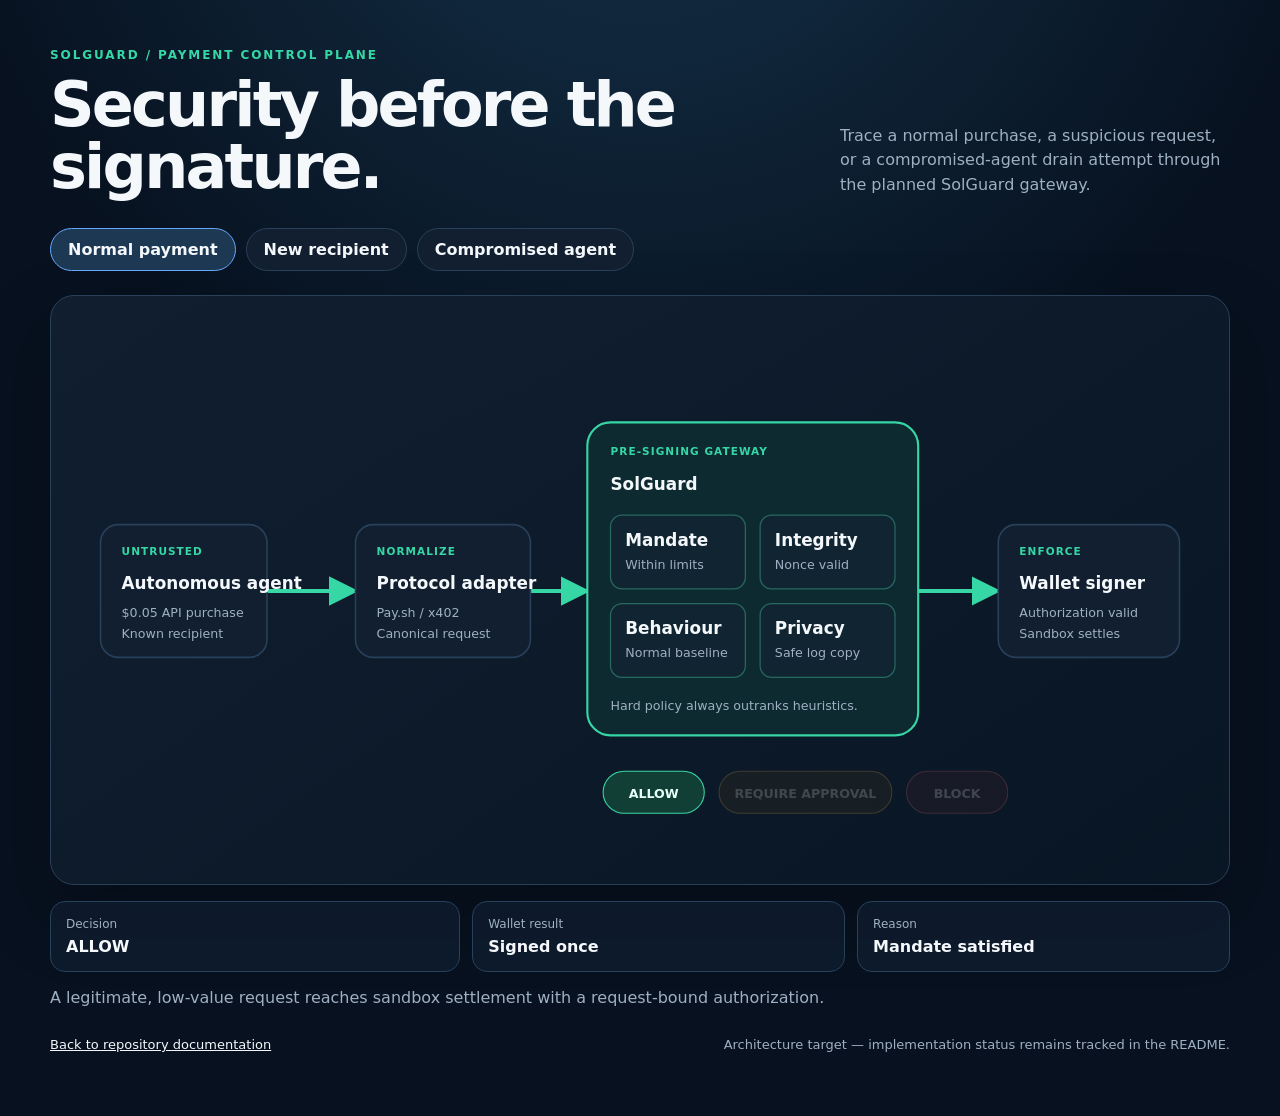
<file: docs/architecture.html>
<!doctype html>
<html lang="en">
<head>
  <meta charset="utf-8">
  <meta name="viewport" content="width=device-width,initial-scale=1">
  <meta name="description" content="Interactive SolGuard pre-signing payment security architecture">
  <title>SolGuard — Interactive Architecture</title>
  <style>
    :root{color-scheme:dark;--bg:#07111f;--panel:#0d1a2b;--node:#111f31;--border:#29405a;--text:#f4f8fb;--muted:#9fb0c2;--green:#36d6a5;--amber:#efb647;--red:#f26b78;--blue:#66a8ff}
    *{box-sizing:border-box}body{margin:0;background:radial-gradient(circle at 50% -20%,#15334b 0,var(--bg) 48%);color:var(--text);font-family:Inter,ui-sans-serif,system-ui,-apple-system,BlinkMacSystemFont,"Segoe UI",sans-serif;min-height:100vh}.shell{width:min(1180px,calc(100% - 32px));margin:auto;padding:48px 0 64px}.eyebrow{color:var(--green);font-size:12px;letter-spacing:.16em;font-weight:700}.top{display:flex;gap:28px;justify-content:space-between;align-items:end;margin:12px 0 30px}.top h1{font-size:clamp(34px,5vw,62px);line-height:1;margin:0;letter-spacing:-.045em;max-width:720px}.top p{color:var(--muted);max-width:390px;margin:0;line-height:1.55}.controls{display:flex;gap:10px;flex-wrap:wrap;margin:0 0 24px}.controls button{appearance:none;border:1px solid var(--border);border-radius:999px;background:var(--node);color:var(--text);font:inherit;font-weight:650;padding:11px 17px;cursor:pointer}.controls button:hover,.controls button:focus-visible{border-color:var(--blue);outline:none}.controls button[aria-pressed="true"]{background:#1d3852;border-color:var(--blue)}.controls .attack[aria-pressed="true"]{background:#4a222b;border-color:var(--red)}.stage{background:linear-gradient(145deg,rgba(17,31,49,.96),rgba(9,22,36,.96));border:1px solid var(--border);border-radius:24px;padding:20px;box-shadow:0 30px 70px rgba(0,0,0,.25)}svg{display:block;width:100%;height:auto;min-height:470px}.node{fill:var(--node);stroke:var(--border);stroke-width:1.5}.node-title{fill:var(--text);font-size:16px;font-weight:700}.node-copy{fill:var(--muted);font-size:12px}.node-tag{fill:var(--green);font-size:10px;font-weight:700;letter-spacing:1px}.edge{fill:none;stroke:#536d87;stroke-width:2.5;stroke-linecap:round}.edge.active{stroke:var(--green);stroke-width:4;animation:pulse 1.15s ease-in-out infinite alternate}.edge.danger{stroke:var(--red);stroke-width:4;animation:pulse .6s ease-in-out infinite alternate}.guard{fill:#0d2a31;stroke:var(--green);stroke-width:2}.module{fill:#102531;stroke:#27685f;stroke-width:1.2}.decision{opacity:.22;transition:opacity .25s}.decision.active{opacity:1}.status{display:grid;grid-template-columns:1.1fr 1fr 1fr;gap:12px;margin-top:16px}.metric{border:1px solid var(--border);background:rgba(17,31,49,.7);border-radius:15px;padding:15px}.metric span{display:block;color:var(--muted);font-size:12px;margin-bottom:6px}.metric strong{font-size:16px}.detail{margin-top:16px;color:var(--muted);min-height:25px}.detail code{color:var(--text)}.foot{display:flex;justify-content:space-between;gap:20px;margin-top:24px;color:var(--muted);font-size:13px}.foot a{color:var(--text)}@keyframes pulse{to{filter:drop-shadow(0 0 6px currentColor)}}@media(prefers-reduced-motion:reduce){.edge.active,.edge.danger{animation:none}}@media(max-width:720px){.shell{padding-top:28px}.top{display:block}.top p{margin-top:18px}.stage{padding:8px;border-radius:16px;overflow-x:auto}.stage svg{width:900px}.status{grid-template-columns:1fr}.foot{display:block}.foot span{display:block;margin-top:8px}}
    @media(max-width:720px){body{overflow-x:hidden}.shell{width:calc(100% - 32px);overflow:hidden}.top h1{font-size:30px;max-width:100%;overflow-wrap:anywhere}.top p,.detail,.foot{max-width:100%;overflow-wrap:anywhere}.stage{overflow:hidden;min-width:0}.stage svg{display:block;width:100%;max-width:100%;min-width:0;min-height:0}}
  </style>
</head>
<body>
  <main class="shell">
    <div class="eyebrow">SOLGUARD / PAYMENT CONTROL PLANE</div>
    <header class="top">
      <h1>Security before the signature.</h1>
      <p>Trace a normal purchase, a suspicious request, or a compromised-agent drain attempt through the planned SolGuard gateway.</p>
    </header>
    <nav class="controls" aria-label="Architecture scenarios">
      <button type="button" data-scenario="normal" aria-pressed="true">Normal payment</button>
      <button type="button" data-scenario="review" aria-pressed="false">New recipient</button>
      <button type="button" class="attack" data-scenario="attack" aria-pressed="false">Compromised agent</button>
    </nav>
    <section class="stage" aria-label="SolGuard transaction flow">
      <svg viewBox="0 0 1080 520" role="img" aria-labelledby="diagramTitle diagramDesc">
        <title id="diagramTitle">SolGuard pre-signing architecture</title>
        <desc id="diagramDesc">A selectable payment request flows from an autonomous agent through a protocol adapter and four SolGuard controls before reaching, pausing, or being blocked ahead of the wallet signer.</desc>
        <defs>
          <marker id="a" viewBox="0 0 10 10" refX="9" refY="5" markerWidth="7" markerHeight="7" orient="auto"><path d="M0 0 10 5 0 10z" fill="context-stroke"/></marker>
        </defs>
        <path id="e1" class="edge active" marker-end="url(#a)" d="M186 261H270"/>
        <path id="e2" class="edge active" marker-end="url(#a)" d="M436 261H490"/>
        <path id="e3" class="edge active" marker-end="url(#a)" d="M804 261H880"/>
        <path id="blockPath" class="edge" marker-end="url(#a)" d="M650 398V467H790" opacity="0"/>
        <g transform="translate(28 198)"><rect class="node" width="158" height="126" rx="17"/><text class="node-tag" x="20" y="29">UNTRUSTED</text><text class="node-title" x="20" y="61">Autonomous agent</text><text id="agentRequest" class="node-copy" x="20" y="88">$0.05 API purchase</text><text id="agentRecipient" class="node-copy" x="20" y="108">Known recipient</text></g>
        <g transform="translate(270 198)"><rect class="node" width="166" height="126" rx="17"/><text class="node-tag" x="20" y="29">NORMALIZE</text><text class="node-title" x="20" y="61">Protocol adapter</text><text class="node-copy" x="20" y="88">Pay.sh / x402</text><text class="node-copy" x="20" y="108">Canonical request</text></g>
        <g transform="translate(490 101)"><rect class="guard" width="314" height="297" rx="22"/><text class="node-tag" x="22" y="31">PRE-SIGNING GATEWAY</text><text class="node-title" x="22" y="64">SolGuard</text><g transform="translate(22 88)"><rect class="module" width="128" height="70" rx="11"/><text class="node-title" x="14" y="29">Mandate</text><text id="mandateState" class="node-copy" x="14" y="51">Within limits</text><rect class="module" x="142" width="128" height="70" rx="11"/><text class="node-title" x="156" y="29">Integrity</text><text id="integrityState" class="node-copy" x="156" y="51">Nonce valid</text><rect class="module" y="84" width="128" height="70" rx="11"/><text class="node-title" x="14" y="113">Behaviour</text><text id="behaviourState" class="node-copy" x="14" y="135">Normal baseline</text><rect class="module" x="142" y="84" width="128" height="70" rx="11"/><text class="node-title" x="156" y="113">Privacy</text><text class="node-copy" x="156" y="135">Safe log copy</text></g><text class="node-copy" x="22" y="273">Hard policy always outranks heuristics.</text></g>
        <g transform="translate(880 198)"><rect class="node" width="172" height="126" rx="17"/><text class="node-tag" x="20" y="29">ENFORCE</text><text class="node-title" x="20" y="61">Wallet signer</text><text id="walletState" class="node-copy" x="20" y="88">Authorization valid</text><text id="settleState" class="node-copy" x="20" y="108">Sandbox settles</text></g>
        <g id="allow" class="decision active" transform="translate(505 432)"><rect width="96" height="40" rx="20" fill="#123f35" stroke="#36d6a5"/><text x="48" y="25" text-anchor="middle" fill="#e5fff7" font-size="12" font-weight="700">ALLOW</text></g>
        <g id="approval" class="decision" transform="translate(615 432)"><rect width="164" height="40" rx="20" fill="#44371d" stroke="#efb647"/><text x="82" y="25" text-anchor="middle" fill="#fff2ce" font-size="12" font-weight="700">REQUIRE APPROVAL</text></g>
        <g id="block" class="decision" transform="translate(793 432)"><rect width="96" height="40" rx="20" fill="#482129" stroke="#f26b78"/><text x="48" y="25" text-anchor="middle" fill="#ffe4e8" font-size="12" font-weight="700">BLOCK</text></g>
      </svg>
    </section>
    <section class="status" aria-live="polite">
      <div class="metric"><span>Decision</span><strong id="decisionText">ALLOW</strong></div>
      <div class="metric"><span>Wallet result</span><strong id="walletResult">Signed once</strong></div>
      <div class="metric"><span>Reason</span><strong id="reasonText">Mandate satisfied</strong></div>
    </section>
    <p class="detail" id="detail">A legitimate, low-value request reaches sandbox settlement with a request-bound authorization.</p>
    <footer class="foot"><a href="../README.md">Back to repository documentation</a><span>Architecture target — implementation status remains tracked in the README.</span></footer>
  </main>
  <script>
    const scenarios={
      normal:{request:'$0.05 API purchase',recipient:'Known recipient',mandate:'Within limits',integrity:'Nonce valid',behaviour:'Normal baseline',wallet:'Authorization valid',settle:'Sandbox settles',decision:'ALLOW',walletResult:'Signed once',reason:'Mandate satisfied',detail:'A legitimate, low-value request reaches sandbox settlement with a request-bound authorization.',edge:'active'},
      review:{request:'$0.05 API purchase',recipient:'First-seen recipient',mandate:'Recipient permitted',integrity:'Nonce valid',behaviour:'Recipient is new',wallet:'Awaiting approval',settle:'No settlement yet',decision:'REQUIRE_APPROVAL',walletResult:'Paused',reason:'Recipient first seen',detail:'The request is plausible but outside established behaviour, so signing pauses for explicit approval.',edge:'active'},
      attack:{request:'$5,000 drain burst',recipient:'First-seen recipient',mandate:'Limit exceeded',integrity:'Burst observed',behaviour:'Compound drain',wallet:'No authorization',settle:'Funds unchanged',decision:'BLOCK',walletResult:'Signature refused',reason:'Hard limit + compound drain',detail:'The malicious path terminates before the wallet. No authorization is created and no funds move.',edge:'danger'}
    };
    const ids=['agentRequest','agentRecipient','mandateState','integrityState','behaviourState','walletState','settleState','decisionText','walletResult','reasonText','detail'];
    function select(name){const s=scenarios[name];document.getElementById('agentRequest').textContent=s.request;document.getElementById('agentRecipient').textContent=s.recipient;document.getElementById('mandateState').textContent=s.mandate;document.getElementById('integrityState').textContent=s.integrity;document.getElementById('behaviourState').textContent=s.behaviour;document.getElementById('walletState').textContent=s.wallet;document.getElementById('settleState').textContent=s.settle;document.getElementById('decisionText').textContent=s.decision;document.getElementById('walletResult').textContent=s.walletResult;document.getElementById('reasonText').textContent=s.reason;document.getElementById('detail').textContent=s.detail;document.querySelectorAll('.decision').forEach(x=>x.classList.remove('active'));document.getElementById(name==='normal'?'allow':name==='review'?'approval':'block').classList.add('active');document.querySelectorAll('.edge').forEach(x=>x.classList.remove('active','danger'));['e1','e2','e3'].forEach(id=>document.getElementById(id).classList.add(s.edge));document.getElementById('e3').style.opacity=name==='attack'?'.18':'1';document.getElementById('blockPath').style.opacity=name==='attack'?'1':'0';document.getElementById('blockPath').classList.toggle('danger',name==='attack');document.querySelectorAll('button[data-scenario]').forEach(b=>b.setAttribute('aria-pressed',String(b.dataset.scenario===name)));}
    document.querySelectorAll('button[data-scenario]').forEach(button=>button.addEventListener('click',()=>select(button.dataset.scenario)));
  </script>
</body>
</html>
</file>
